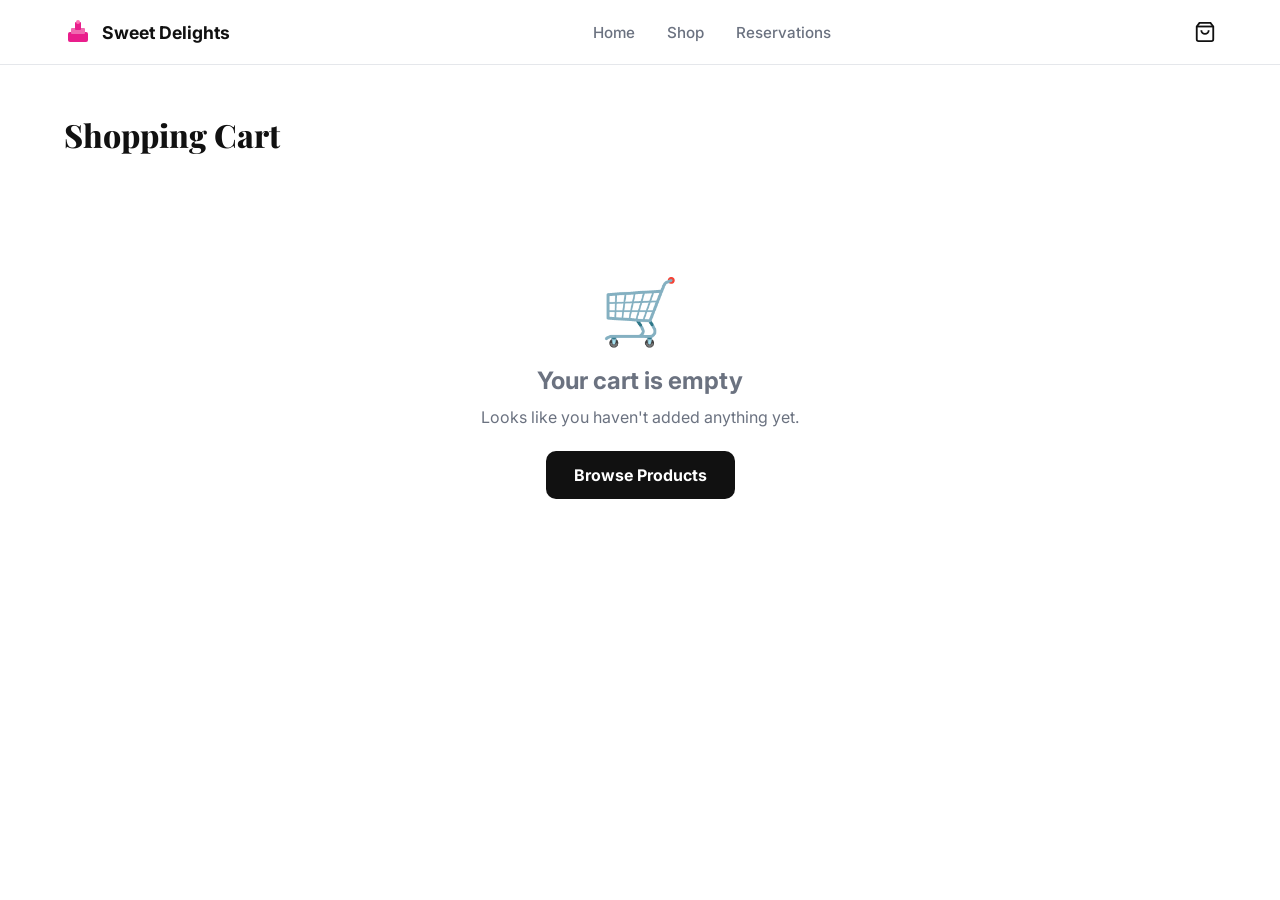
<file: pages/cart.html>
<!DOCTYPE html>
<html lang="en">
<head>
  <meta charset="UTF-8">
  <meta name="viewport" content="width=device-width, initial-scale=1.0">
  <title>Shopping Cart - Sweet Delights</title>
  <link rel="preconnect" href="https://fonts.googleapis.com">
  <link href="https://fonts.googleapis.com/css2?family=Playfair+Display:wght@700;800&family=Inter:wght@300;400;500;600&display=swap" rel="stylesheet">
  <link rel="stylesheet" href="../css/style.css">
</head>
<body>
  <nav class="navbar">
    <div class="nav-container">
      <a href="../index.html" class="nav-logo">
        <svg width="28" height="28" viewBox="0 0 28 28" fill="none">
          <rect x="4" y="14" width="20" height="10" rx="2" fill="#e91e8c"/>
          <rect x="7" y="10" width="14" height="6" rx="1" fill="#f06ab0"/>
          <rect x="11" y="4" width="6" height="8" rx="1" fill="#e91e8c"/>
          <circle cx="14" cy="4" r="2" fill="#ff6eb4"/>
        </svg>
        Sweet Delights
      </a>
      <ul class="nav-links">
        <li><a href="../index.html">Home</a></li>
        <li><a href="shop.html">Shop</a></li>
        <li><a href="reservations.html">Reservations</a></li>
      </ul>
      <a href="cart.html" class="cart-icon">
        <svg width="22" height="22" viewBox="0 0 24 24" fill="none" stroke="currentColor" stroke-width="2">
          <path d="M6 2L3 6v14a2 2 0 002 2h14a2 2 0 002-2V6l-3-4z"/>
          <line x1="3" y1="6" x2="21" y2="6"/>
          <path d="M16 10a4 4 0 01-8 0"/>
        </svg>
        <span class="cart-badge" id="cartBadge">0</span>
      </a>
    </div>
  </nav>

  <div class="cart-page">
    <h1>Shopping Cart</h1>
    <div id="cartContent"></div>
  </div>

  <div class="toast" id="toast"></div>

  <script src="../js/products.js"></script>
  <script src="../js/cart.js"></script>
  <script>
    function renderCart() {
      const cart = getCart();
      const container = document.getElementById('cartContent');

      if (cart.length === 0) {
        container.innerHTML = `
          <div class="empty-cart">
            <div style="font-size:4rem;margin-bottom:16px">🛒</div>
            <h2>Your cart is empty</h2>
            <p style="color:var(--gray);margin-bottom:24px">Looks like you haven't added anything yet.</p>
            <a href="shop.html" style="display:inline-block;background:var(--black);color:white;padding:14px 28px;border-radius:10px;text-decoration:none;font-weight:700;">Browse Products</a>
          </div>
        `;
        return;
      }

      const total = getCartTotal();
      container.innerHTML = `
        <div class="cart-layout">
          <div class="cart-items">
            ${cart.map(item => `
              <div class="cart-item">
                <img src="${item.image}" alt="${item.name}" class="cart-item-image">
                <div class="cart-item-info">
                  <h4>${item.name}</h4>
                  <p>${item.category}</p>
                  <p class="cart-item-price">$${item.price.toFixed(2)}</p>
                </div>
                <div class="qty-controls">
                  <button class="qty-btn" onclick="changeQty(${item.id}, -1)">−</button>
                  <span class="qty-num">${item.qty}</span>
                  <button class="qty-btn" onclick="changeQty(${item.id}, 1)">+</button>
                </div>
                <button class="delete-btn" onclick="deleteItem(${item.id})">
                  <svg width="18" height="18" viewBox="0 0 24 24" fill="none" stroke="currentColor" stroke-width="2">
                    <polyline points="3 6 5 6 21 6"/>
                    <path d="M19 6l-1 14H6L5 6"/>
                    <path d="M10 11v6M14 11v6"/>
                    <path d="M9 6V4h6v2"/>
                  </svg>
                </button>
              </div>
            `).join('')}
          </div>
          <div class="order-summary">
            <h3>Order Summary</h3>
            ${cart.map(item => `
              <div class="summary-row">
                <span>${item.name} x${item.qty}</span>
                <span>$${(item.price * item.qty).toFixed(2)}</span>
              </div>
            `).join('')}
            <div class="summary-total">
              <span>Total</span>
              <span>$${total.toFixed(2)}</span>
            </div>
            <a href="checkout.html" class="btn-full">Proceed to Checkout</a>
            <a href="shop.html" class="btn-full-outline">Continue Shopping</a>
          </div>
        </div>
      `;
    }

    function changeQty(id, delta) {
      updateQty(id, delta);
      renderCart();
    }

    function deleteItem(id) {
      removeFromCart(id);
      renderCart();
    }

    document.addEventListener('DOMContentLoaded', renderCart);
  </script>
</body>
</html>
</file>
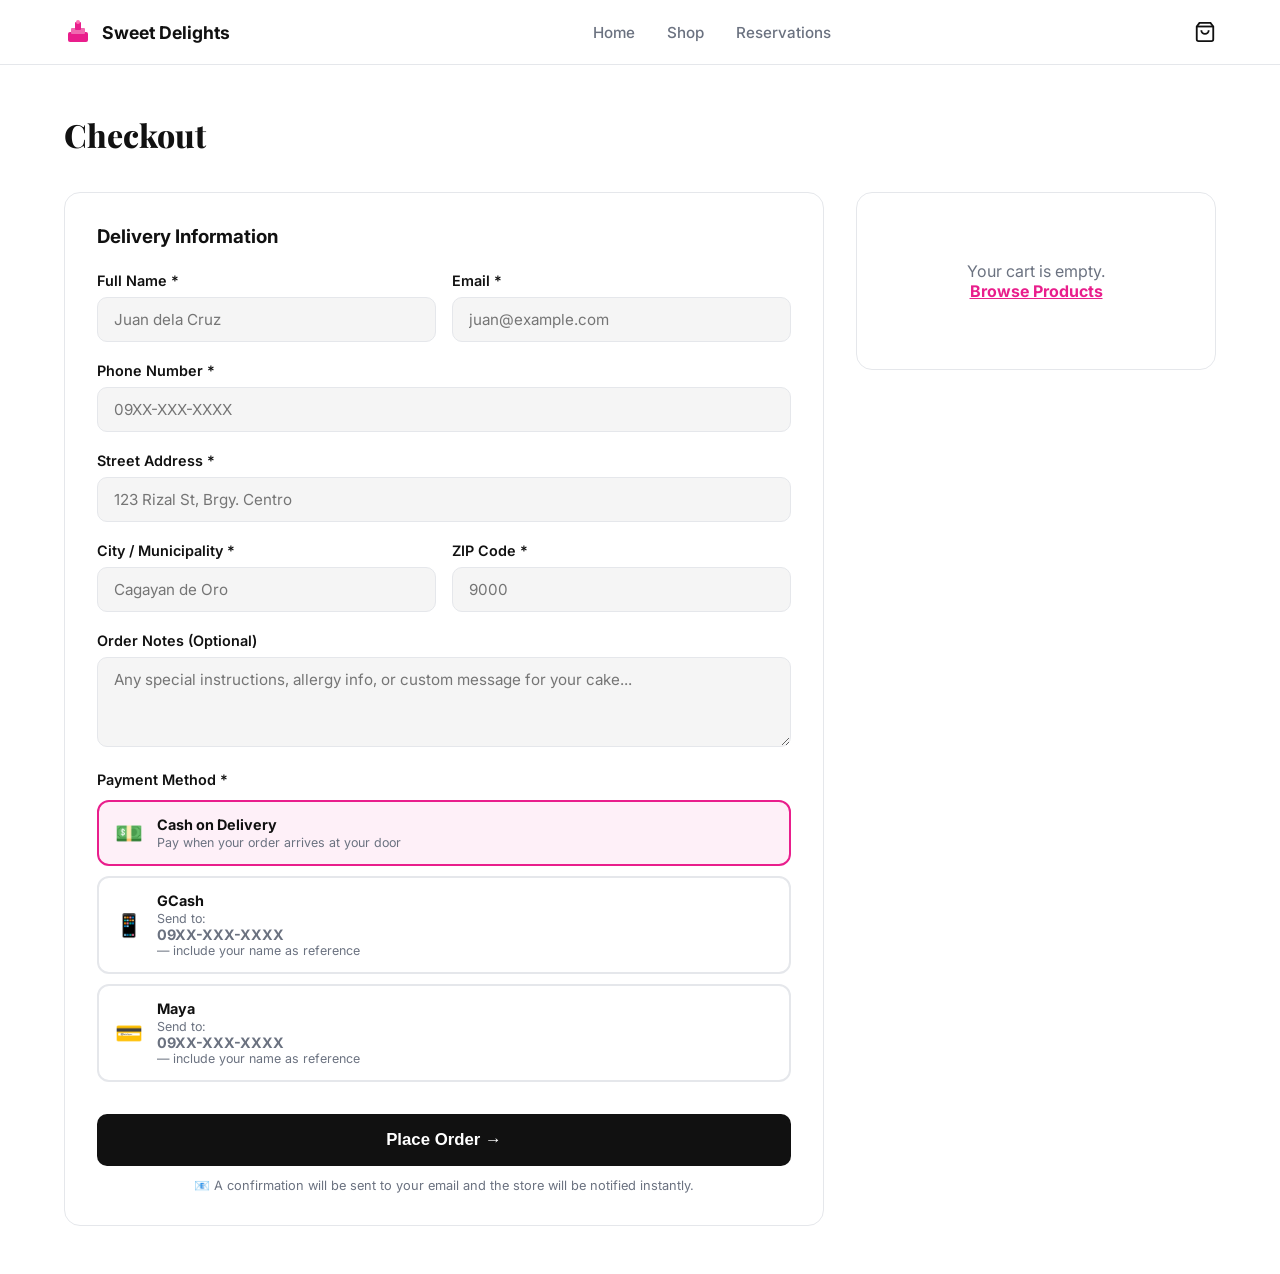
<file: pages/checkout.html>
<!DOCTYPE html>
<html lang="en">
<head>
  <meta charset="UTF-8">
  <meta name="viewport" content="width=device-width, initial-scale=1.0">
  <title>Checkout - Sweet Delights</title>
  <link rel="preconnect" href="https://fonts.googleapis.com">
  <link href="https://fonts.googleapis.com/css2?family=Playfair+Display:wght@700;800&family=Inter:wght@300;400;500;600&display=swap" rel="stylesheet">
  <link rel="stylesheet" href="../css/style.css">
</head>
<body>
  <nav class="navbar">
    <div class="nav-container">
      <a href="../index.html" class="nav-logo">
        <svg width="28" height="28" viewBox="0 0 28 28" fill="none">
          <rect x="4" y="14" width="20" height="10" rx="2" fill="#e91e8c"/>
          <rect x="7" y="10" width="14" height="6" rx="1" fill="#f06ab0"/>
          <rect x="11" y="4" width="6" height="8" rx="1" fill="#e91e8c"/>
          <circle cx="14" cy="4" r="2" fill="#ff6eb4"/>
        </svg>
        Sweet Delights
      </a>
      <ul class="nav-links">
        <li><a href="../index.html">Home</a></li>
        <li><a href="shop.html">Shop</a></li>
        <li><a href="reservations.html">Reservations</a></li>
      </ul>
      <a href="cart.html" class="cart-icon">
        <svg width="22" height="22" viewBox="0 0 24 24" fill="none" stroke="currentColor" stroke-width="2">
          <path d="M6 2L3 6v14a2 2 0 002 2h14a2 2 0 002-2V6l-3-4z"/>
          <line x1="3" y1="6" x2="21" y2="6"/>
          <path d="M16 10a4 4 0 01-8 0"/>
        </svg>
        <span class="cart-badge" id="cartBadge">0</span>
      </a>
    </div>
  </nav>

  <div class="checkout-page">
    <h1>Checkout</h1>
    <div class="checkout-layout">
      <div class="checkout-form-card">
        <h3>Delivery Information</h3>
        <div class="form-row">
          <div class="form-group">
            <label>Full Name *</label>
            <input type="text" id="fullName" placeholder="Juan dela Cruz" required>
          </div>
          <div class="form-group">
            <label>Email *</label>
            <input type="email" id="email" placeholder="juan@example.com" required>
          </div>
        </div>
        <div class="form-group">
          <label>Phone Number *</label>
          <input type="tel" id="phone" placeholder="09XX-XXX-XXXX" required>
        </div>
        <div class="form-group">
          <label>Street Address *</label>
          <input type="text" id="address" placeholder="123 Rizal St, Brgy. Centro" required>
        </div>
        <div class="form-row">
          <div class="form-group">
            <label>City / Municipality *</label>
            <input type="text" id="city" placeholder="Cagayan de Oro" required>
          </div>
          <div class="form-group">
            <label>ZIP Code *</label>
            <input type="text" id="zip" placeholder="9000" required>
          </div>
        </div>
        <div class="form-group">
          <label>Order Notes (Optional)</label>
          <textarea id="notes" placeholder="Any special instructions, allergy info, or custom message for your cake..."></textarea>
        </div>

        <!-- Payment Method Selection -->
        <div style="margin-bottom:24px;">
          <label style="display:block;font-weight:600;font-size:0.9rem;margin-bottom:12px;">Payment Method *</label>
          <div style="display:flex;flex-direction:column;gap:10px;">
            <label class="payment-option">
              <input type="radio" name="payment" value="Cash on Delivery" checked>
              <span class="payment-label">
                <span class="payment-icon">💵</span>
                <span>
                  <strong>Cash on Delivery</strong>
                  <small>Pay when your order arrives at your door</small>
                </span>
              </span>
            </label>
            <label class="payment-option">
              <input type="radio" name="payment" value="GCash">
              <span class="payment-label">
                <span class="payment-icon">📱</span>
                <span>
                  <strong>GCash</strong>
                  <small>Send to: <strong>09XX-XXX-XXXX</strong> — include your name as reference</small>
                </span>
              </span>
            </label>
            <label class="payment-option">
              <input type="radio" name="payment" value="Maya">
              <span class="payment-label">
                <span class="payment-icon">💳</span>
                <span>
                  <strong>Maya</strong>
                  <small>Send to: <strong>09XX-XXX-XXXX</strong> — include your name as reference</small>
                </span>
              </span>
            </label>
          </div>
        </div>

        <button class="btn-place-order" id="placeOrderBtn" onclick="placeOrder()">
          Place Order →
        </button>
        <p style="text-align:center;font-size:0.8rem;color:var(--gray);margin-top:12px;">
          📧 A confirmation will be sent to your email and the store will be notified instantly.
        </p>
      </div>

      <div class="order-summary" id="orderSummary"></div>
    </div>
  </div>

  <!-- Success Modal -->
  <div class="modal-overlay" id="successModal">
    <div class="modal">
      <div class="modal-icon">🎉</div>
      <h2>Order Placed!</h2>
      <p id="successMsg">Thank you! We've received your order and will prepare your treats right away.</p>
      <div class="note" id="paymentNote"></div>
      <div style="background:#fef3c7;border:1px solid #fde68a;border-radius:10px;padding:14px;margin-bottom:24px;font-size:0.85rem;color:#92400e;text-align:left;">
        <strong>📋 What happens next:</strong><br>
        1. You'll get a confirmation email shortly.<br>
        2. The store will call/text you within 1–2 hours to confirm.<br>
        3. Your order will be delivered fresh on your chosen schedule.
      </div>
      <a href="shop.html" onclick="localStorage.removeItem('sweetCart')" style="display:block;background:var(--black);color:white;padding:14px;border-radius:10px;text-decoration:none;font-weight:700;">Continue Shopping</a>
    </div>
  </div>

  <div class="toast" id="toast"></div>

  <style>
    .payment-option { display:flex; align-items:center; cursor:pointer; }
    .payment-option input[type="radio"] { display:none; }
    .payment-label {
      display:flex; align-items:center; gap:14px; width:100%;
      padding:14px 16px; border:2px solid var(--border); border-radius:12px;
      cursor:pointer; transition:all 0.2s;
    }
    .payment-option input:checked + .payment-label {
      border-color:var(--pink); background:#fef0f8;
    }
    .payment-icon { font-size:1.4rem; }
    .payment-label strong { display:block; font-size:0.9rem; }
    .payment-label small { display:block; color:var(--gray); font-size:0.78rem; margin-top:2px; }
  </style>

  <script src="../js/products.js"></script>
  <script src="../js/cart.js"></script>
  <script>
    function renderSummary() {
      const cart = getCart();
      const total = getCartTotal();
      const summary = document.getElementById('orderSummary');

      if (cart.length === 0) {
        summary.innerHTML = `<div style="text-align:center;padding:40px 20px;color:var(--gray);">
          <p>Your cart is empty.</p>
          <a href="shop.html" style="color:var(--pink);font-weight:700;">Browse Products</a>
        </div>`;
        return;
      }

      summary.innerHTML = `
        <h3>Order Summary</h3>
        ${cart.map(item => `
          <div class="summary-row">
            <span>${item.name} x${item.qty}</span>
            <span>₱${(item.price * item.qty).toFixed(2)}</span>
          </div>
        `).join('')}
        <div class="summary-row"><span>Subtotal</span><span>₱${total.toFixed(2)}</span></div>
        <div class="summary-row"><span>Delivery</span><span style="color:#16a34a;">Free</span></div>
        <div class="summary-total"><span>Total</span><span>₱${total.toFixed(2)}</span></div>
        <div style="background:#f0fdf4;border:1px solid #bbf7d0;border-radius:10px;padding:12px;font-size:0.82rem;color:#166534;margin-top:12px;">
          🚚 Free delivery within Cagayan de Oro
        </div>
      `;
    }

    async function placeOrder() {
      const fields = ['fullName','email','phone','address','city','zip'];
      let valid = true;
      for (const f of fields) {
        const el = document.getElementById(f);
        if (!el.value.trim()) {
          el.style.borderColor = '#ef4444';
          el.focus();
          valid = false;
          break;
        } else {
          el.style.borderColor = '';
        }
      }
      if (!valid) { showToast('Please fill in all required fields.'); return; }

      const cart = getCart();
      if (cart.length === 0) { showToast('Your cart is empty!'); return; }

      const btn = document.getElementById('placeOrderBtn');
      btn.textContent = 'Sending your order…';
      btn.disabled = true;

      const name    = document.getElementById('fullName').value.trim();
      const email   = document.getElementById('email').value.trim();
      const phone   = document.getElementById('phone').value.trim();
      const address = document.getElementById('address').value.trim() + ', ' +
                      document.getElementById('city').value.trim() + ' ' +
                      document.getElementById('zip').value.trim();
      const notes   = document.getElementById('notes').value.trim();
      const payment = document.querySelector('input[name="payment"]:checked').value;
      const total   = getCartTotal();

      try {
        const res = await fetch('../send_order.php', {
          method: 'POST',
          headers: { 'Content-Type': 'application/json' },
          body: JSON.stringify({ name, email, phone, address, notes, payment, cart, total })
        });
        const data = await res.json();

        if (data.success) {
          document.getElementById('successMsg').textContent =
            `Thank you, ${name}! Your order of ₱${total.toFixed(2)} has been received.`;
          const payNote = document.getElementById('paymentNote');
          if (payment === 'Cash on Delivery') {
            payNote.textContent = '💵 Payment: Cash on Delivery — pay when your order arrives.';
          } else {
            payNote.textContent = `📱 Payment: ${payment} — please send ₱${total.toFixed(2)} and use your name as reference.`;
          }
          document.getElementById('successModal').classList.add('show');
          localStorage.removeItem('sweetCart');
          updateCartBadge();
        } else {
          showToast('Error: ' + (data.message || 'Could not send order.'));
          btn.textContent = 'Place Order →';
          btn.disabled = false;
        }
      } catch (err) {
        // Fallback: open Gmail compose if PHP not available
        const orderLines = cart.map(i => `  • ${i.name} x${i.qty} = ₱${(i.price*i.qty).toFixed(2)}`).join('%0A');
        const subject = encodeURIComponent(`🎂 New Order from ${name} — Sweet Delights`);
        const body = encodeURIComponent(
          `NEW ORDER RECEIVED\n${'='.repeat(40)}\n\n` +
          `Customer: ${name}\nEmail: ${email}\nPhone: ${phone}\nAddress: ${address}\n` +
          `Payment: ${payment}\n\nORDER ITEMS:\n`) +
          orderLines +
          encodeURIComponent(`\n\nTOTAL: ₱${total.toFixed(2)}\n\nNotes: ${notes || 'None'}\n\n--- Sent via Sweet Delights Website`);
        window.open(`https://mail.google.com/mail/?view=cm&to=YOUR_EMAIL@gmail.com&su=${subject}&body=${body}`, '_blank');

        document.getElementById('successMsg').textContent =
          `Thank you, ${name}! Your order of ₱${total.toFixed(2)} has been submitted.`;
        document.getElementById('paymentNote').textContent =
          `Payment method: ${payment}`;
        document.getElementById('successModal').classList.add('show');
        localStorage.removeItem('sweetCart');
        updateCartBadge();
      }
    }

    document.addEventListener('DOMContentLoaded', renderSummary);
  </script>
</body>
</html>
</file>
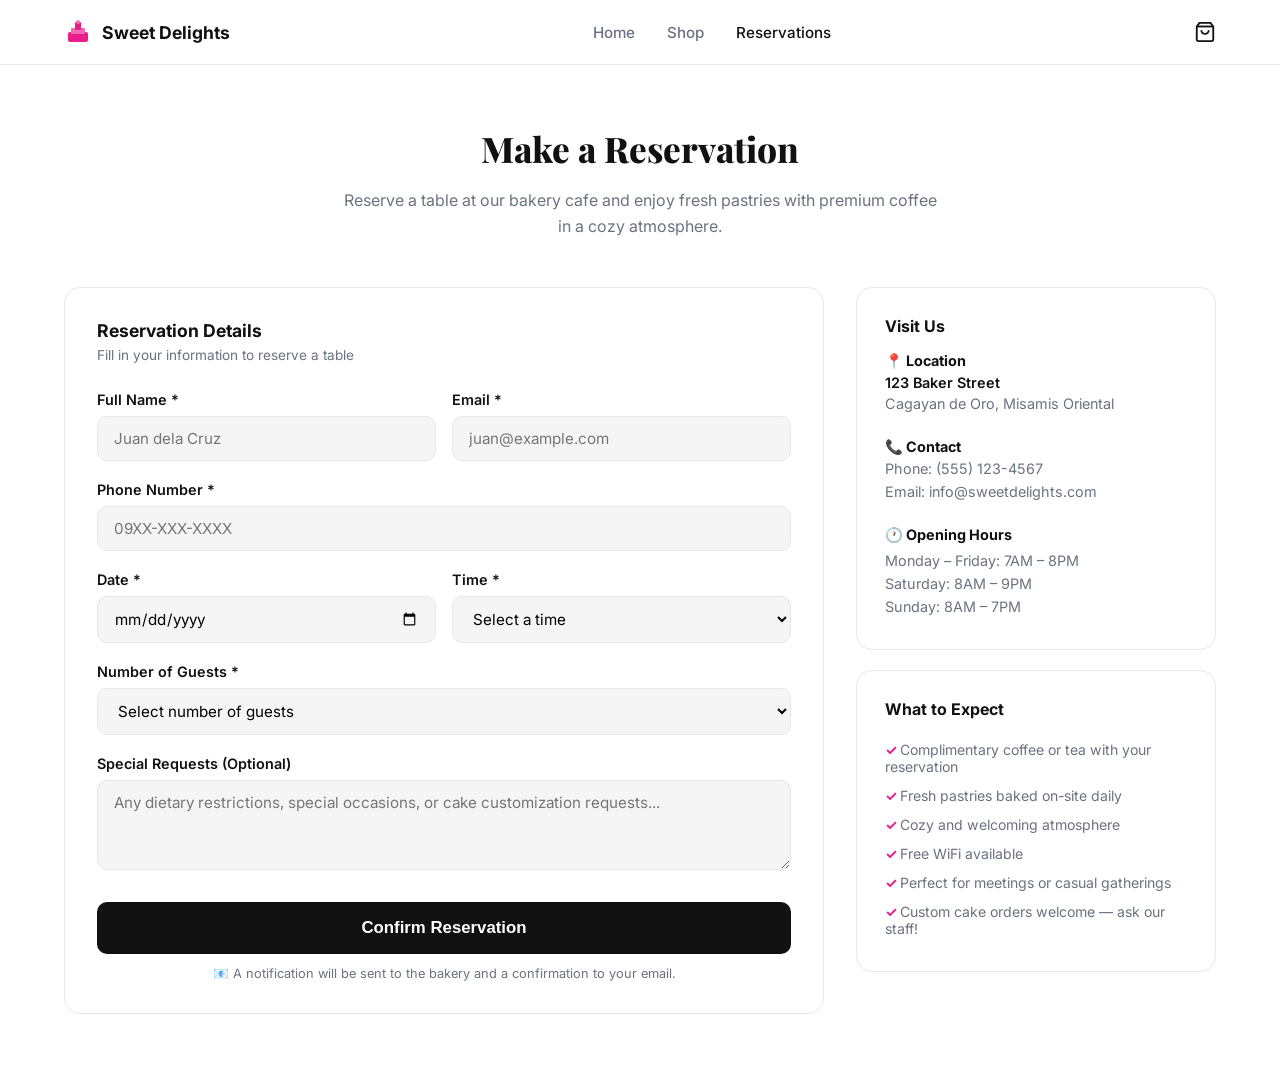
<file: pages/reservations.html>
<!DOCTYPE html>
<html lang="en">
<head>
  <meta charset="UTF-8">
  <meta name="viewport" content="width=device-width, initial-scale=1.0">
  <title>Reservations - Sweet Delights</title>
  <link rel="preconnect" href="https://fonts.googleapis.com">
  <link href="https://fonts.googleapis.com/css2?family=Playfair+Display:wght@700;800&family=Inter:wght@300;400;500;600&display=swap" rel="stylesheet">
  <link rel="stylesheet" href="../css/style.css">
</head>
<body>
  <nav class="navbar">
    <div class="nav-container">
      <a href="../index.html" class="nav-logo">
        <svg width="28" height="28" viewBox="0 0 28 28" fill="none">
          <rect x="4" y="14" width="20" height="10" rx="2" fill="#e91e8c"/>
          <rect x="7" y="10" width="14" height="6" rx="1" fill="#f06ab0"/>
          <rect x="11" y="4" width="6" height="8" rx="1" fill="#e91e8c"/>
          <circle cx="14" cy="4" r="2" fill="#ff6eb4"/>
        </svg>
        Sweet Delights
      </a>
      <ul class="nav-links">
        <li><a href="../index.html">Home</a></li>
        <li><a href="shop.html">Shop</a></li>
        <li><a href="reservations.html" class="active">Reservations</a></li>
      </ul>
      <a href="cart.html" class="cart-icon">
        <svg width="22" height="22" viewBox="0 0 24 24" fill="none" stroke="currentColor" stroke-width="2">
          <path d="M6 2L3 6v14a2 2 0 002 2h14a2 2 0 002-2V6l-3-4z"/>
          <line x1="3" y1="6" x2="21" y2="6"/>
          <path d="M16 10a4 4 0 01-8 0"/>
        </svg>
        <span class="cart-badge" id="cartBadge">0</span>
      </a>
    </div>
  </nav>

  <div class="reservation-page">
    <div class="rsvp-header">
      <h1>Make a Reservation</h1>
      <p>Reserve a table at our bakery cafe and enjoy fresh pastries with premium coffee in a cozy atmosphere.</p>
    </div>

    <div class="rsvp-layout">
      <div class="rsvp-form-card">
        <h3>Reservation Details</h3>
        <p class="subtitle">Fill in your information to reserve a table</p>

        <div class="form-row">
          <div class="form-group">
            <label>Full Name *</label>
            <input type="text" id="rsvpName" placeholder="Juan dela Cruz" required>
          </div>
          <div class="form-group">
            <label>Email *</label>
            <input type="email" id="rsvpEmail" placeholder="juan@example.com" required>
          </div>
        </div>
        <div class="form-group">
          <label>Phone Number *</label>
          <input type="tel" id="rsvpPhone" placeholder="09XX-XXX-XXXX" required>
        </div>
        <div class="form-row">
          <div class="form-group">
            <label>Date *</label>
            <input type="date" id="rsvpDate" required>
          </div>
          <div class="form-group">
            <label>Time *</label>
            <select id="rsvpTime" required>
              <option value="">Select a time</option>
              <option>7:00 AM</option><option>8:00 AM</option>
              <option>9:00 AM</option><option>10:00 AM</option>
              <option>11:00 AM</option><option>12:00 PM</option>
              <option>1:00 PM</option><option>2:00 PM</option>
              <option>3:00 PM</option><option>4:00 PM</option>
              <option>5:00 PM</option><option>6:00 PM</option>
              <option>7:00 PM</option>
            </select>
          </div>
        </div>
        <div class="form-group">
          <label>Number of Guests *</label>
          <select id="rsvpGuests" required>
            <option value="">Select number of guests</option>
            <option>1 Guest</option><option>2 Guests</option>
            <option>3 Guests</option><option>4 Guests</option>
            <option>5 Guests</option>
            <option>6+ Guests (please call us)</option>
          </select>
        </div>
        <div class="form-group">
          <label>Special Requests (Optional)</label>
          <textarea id="rsvpNotes" placeholder="Any dietary restrictions, special occasions, or cake customization requests..."></textarea>
        </div>

        <button class="btn-reserve" id="rsvpBtn" onclick="submitReservation()">Confirm Reservation</button>
        <p style="text-align:center;font-size:0.8rem;color:var(--gray);margin-top:12px;">
          📧 A notification will be sent to the bakery and a confirmation to your email.
        </p>
      </div>

      <div>
        <div class="rsvp-info-card">
          <h4>Visit Us</h4>
          <p style="font-weight:700;color:var(--black);margin-bottom:4px;">📍 Location</p>
          <p class="address">123 Baker Street</p>
          <p>Cagayan de Oro, Misamis Oriental</p>
          <br>
          <p style="font-weight:700;color:var(--black);margin-bottom:4px;">📞 Contact</p>
          <p>Phone: (555) 123-4567</p>
          <p>Email: info@sweetdelights.com</p>
          <br>
          <p style="font-weight:700;color:var(--black);margin-bottom:8px;">🕐 Opening Hours</p>
          <p>Monday – Friday: 7AM – 8PM</p>
          <p>Saturday: 8AM – 9PM</p>
          <p>Sunday: 8AM – 7PM</p>
        </div>
        <div class="rsvp-info-card">
          <h4>What to Expect</h4>
          <ul class="expect-list">
            <li>Complimentary coffee or tea with your reservation</li>
            <li>Fresh pastries baked on-site daily</li>
            <li>Cozy and welcoming atmosphere</li>
            <li>Free WiFi available</li>
            <li>Perfect for meetings or casual gatherings</li>
            <li>Custom cake orders welcome — ask our staff!</li>
          </ul>
        </div>
      </div>
    </div>
  </div>

  <!-- Success Modal -->
  <div class="modal-overlay" id="rsvpModal">
    <div class="modal">
      <div class="modal-icon">🎂</div>
      <h2>Reservation Confirmed!</h2>
      <p id="rsvpConfirmText"></p>
      <div class="note">📧 The bakery has been notified. We'll confirm your reservation via email or phone within 1 hour.</div>
      <a href="../index.html" style="display:block;background:var(--black);color:white;padding:14px;border-radius:10px;text-decoration:none;font-weight:700;">Back to Home</a>
    </div>
  </div>

  <div class="toast" id="toast"></div>

  <script src="../js/products.js"></script>
  <script src="../js/cart.js"></script>
  <script>
    document.getElementById('rsvpDate').min = new Date().toISOString().split('T')[0];

    async function submitReservation() {
      const name   = document.getElementById('rsvpName').value.trim();
      const email  = document.getElementById('rsvpEmail').value.trim();
      const phone  = document.getElementById('rsvpPhone').value.trim();
      const date   = document.getElementById('rsvpDate').value;
      const time   = document.getElementById('rsvpTime').value;
      const guests = document.getElementById('rsvpGuests').value;
      const notes  = document.getElementById('rsvpNotes').value.trim();

      const fields = [
        {id:'rsvpName',val:name},{id:'rsvpEmail',val:email},
        {id:'rsvpPhone',val:phone},{id:'rsvpDate',val:date},
        {id:'rsvpTime',val:time},{id:'rsvpGuests',val:guests}
      ];
      let valid = true;
      fields.forEach(f => {
        const el = document.getElementById(f.id);
        if (!f.val) { el.style.borderColor = '#ef4444'; valid = false; }
        else el.style.borderColor = '';
      });
      if (!valid) { showToast('Please fill in all required fields.'); return; }

      const btn = document.getElementById('rsvpBtn');
      btn.textContent = 'Sending…';
      btn.disabled = true;

      try {
        const res = await fetch('../send_reservation.php', {
          method: 'POST',
          headers: { 'Content-Type': 'application/json' },
          body: JSON.stringify({ name, email, phone, date, time, guests, notes })
        });
        const data = await res.json();

        if (data.success) {
          const dateObj = new Date(date + 'T00:00:00');
          const dateStr = dateObj.toLocaleDateString('en-US', { weekday:'long', year:'numeric', month:'long', day:'numeric' });
          document.getElementById('rsvpConfirmText').textContent =
            `Thank you, ${name}! Your table for ${guests} on ${dateStr} at ${time} has been reserved. ${data.message || ''}`;
          document.getElementById('rsvpModal').classList.add('show');
        } else {
          showToast('Error: ' + (data.message || 'Could not send reservation.'));
          btn.textContent = 'Confirm Reservation';
          btn.disabled = false;
        }
      } catch (err) {
        // Fallback: Gmail compose
        const dateObj = new Date(date + 'T00:00:00');
        const dateStr = dateObj.toLocaleDateString('en-US', { weekday:'long', year:'numeric', month:'long', day:'numeric' });
        const subject = encodeURIComponent(`🍰 Reservation Request from ${name} — Sweet Delights`);
        const body = encodeURIComponent(
          `NEW RESERVATION REQUEST\n${'='.repeat(40)}\n\n` +
          `Name: ${name}\nEmail: ${email}\nPhone: ${phone}\n\n` +
          `Date: ${dateStr}\nTime: ${time}\nGuests: ${guests}\n\n` +
          `Special Requests: ${notes || 'None'}\n\n` +
          `--- Sent via Sweet Delights Website`
        );
        window.open(`https://mail.google.com/mail/?view=cm&to=YOUR_EMAIL@gmail.com&su=${subject}&body=${body}`, '_blank');

        document.getElementById('rsvpConfirmText').textContent =
          `Thank you, ${name}! Your reservation for ${guests} on ${dateStr} at ${time} has been submitted.`;
        document.getElementById('rsvpModal').classList.add('show');
      }
    }
  </script>
</body>
</html>
</file>
<file: css/style.css>
/* ===== RESET & BASE ===== */
*, *::before, *::after { box-sizing: border-box; margin: 0; padding: 0; }

:root {
  --pink: #e91e8c;
  --pink-light: #fce4f3;
  --pink-hover: #c4166e;
  --black: #111;
  --dark: #1a1a2e;
  --gray: #6b7280;
  --light-gray: #f5f5f5;
  --white: #fff;
  --border: #e5e7eb;
  --shadow: 0 4px 20px rgba(0,0,0,0.08);
  --shadow-hover: 0 8px 32px rgba(0,0,0,0.14);
}

html { scroll-behavior: smooth; }
body { font-family: 'Inter', sans-serif; color: var(--black); background: var(--white); }

/* ===== NAVBAR ===== */
.navbar {
  position: sticky; top: 0; z-index: 100;
  background: rgba(255,255,255,0.95);
  backdrop-filter: blur(10px);
  border-bottom: 1px solid var(--border);
}
.nav-container {
  max-width: 1200px; margin: 0 auto; padding: 0 24px;
  display: flex; align-items: center; height: 64px; gap: 32px;
}
.nav-logo {
  display: flex; align-items: center; gap: 10px;
  font-weight: 700; font-size: 1.1rem; color: var(--black);
  text-decoration: none; white-space: nowrap;
}
.nav-links {
  display: flex; list-style: none; gap: 32px; margin: 0 auto;
}
.nav-links a {
  text-decoration: none; color: var(--gray); font-weight: 500;
  font-size: 0.95rem; transition: color 0.2s;
}
.nav-links a:hover, .nav-links a.active { color: var(--black); }
.cart-icon {
  position: relative; color: var(--black); cursor: pointer;
  display: flex; align-items: center; text-decoration: none;
}
.cart-badge {
  position: absolute; top: -8px; right: -8px;
  background: var(--pink); color: white;
  font-size: 0.65rem; font-weight: 700;
  width: 18px; height: 18px; border-radius: 50%;
  display: flex; align-items: center; justify-content: center;
}

/* ===== HERO ===== */
.hero {
  min-height: calc(100vh - 64px);
  background: linear-gradient(135deg, #fef0f8 0%, #fff5fb 50%, #fef0f8 100%);
  display: flex; align-items: center;
  padding: 60px 24px;
  max-width: 1200px; margin: 0 auto;
  gap: 60px;
}
.hero-content { flex: 1; max-width: 580px; }
.hero-content h1 {
  font-family: 'Playfair Display', serif;
  font-size: clamp(2.2rem, 4vw, 3.4rem);
  line-height: 1.15; font-weight: 800; color: var(--black);
  margin-bottom: 20px;
}
.accent { color: var(--pink); }
.hero-content p {
  font-size: 1.05rem; color: var(--gray); line-height: 1.7;
  margin-bottom: 36px;
}
.hero-buttons { display: flex; gap: 16px; flex-wrap: wrap; }
.btn-primary {
  background: var(--black); color: white; padding: 14px 28px;
  border-radius: 8px; font-weight: 600; text-decoration: none;
  font-size: 0.95rem; transition: background 0.2s, transform 0.1s;
  display: inline-flex; align-items: center; gap: 6px;
}
.btn-primary:hover { background: #333; transform: translateY(-1px); }
.btn-secondary {
  background: white; color: var(--black); padding: 14px 28px;
  border-radius: 8px; font-weight: 600; text-decoration: none;
  font-size: 0.95rem; border: 2px solid var(--border);
  transition: border-color 0.2s, transform 0.1s;
}
.btn-secondary:hover { border-color: var(--pink); transform: translateY(-1px); }
.btn-outline {
  border: 2px solid var(--border); color: var(--black);
  padding: 12px 28px; border-radius: 8px; font-weight: 600;
  text-decoration: none; font-size: 0.95rem; transition: all 0.2s;
}
.btn-outline:hover { border-color: var(--pink); color: var(--pink); }

.hero-visual { flex: 1; display: flex; justify-content: center; }
.hero-image-grid { display: grid; grid-template-columns: 1fr 1fr; gap: 12px; max-width: 480px; }
.hero-img { width: 100%; border-radius: 16px; object-fit: cover; }
.hero-img-main { grid-column: 1 / -1; height: 260px; }
.hero-img-sm, .hero-img-sm2 { height: 160px; }

/* ===== CONTAINER ===== */
.container { max-width: 1200px; margin: 0 auto; padding: 0 24px; }

/* ===== FEATURES ===== */
.features { padding: 60px 24px; background: white; }
.feature-cards {
  max-width: 1200px; margin: 0 auto;
  display: grid; grid-template-columns: repeat(3, 1fr); gap: 40px;
  text-align: center;
}
.feature-card { padding: 24px; }
.feature-icon {
  width: 64px; height: 64px; background: var(--pink-light);
  border-radius: 50%; display: flex; align-items: center;
  justify-content: center; margin: 0 auto 20px;
}
.feature-card h3 { font-weight: 700; font-size: 1.1rem; margin-bottom: 10px; }
.feature-card p { color: var(--gray); font-size: 0.9rem; line-height: 1.6; }

/* ===== PRODUCTS SECTION ===== */
.featured-section { padding: 80px 24px; background: var(--light-gray); }
.section-header { text-align: center; margin-bottom: 48px; }
.section-header h2 {
  font-family: 'Playfair Display', serif;
  font-size: 2.2rem; font-weight: 700; margin-bottom: 12px;
}
.section-header p { color: var(--gray); font-size: 1rem; }
.section-footer { text-align: center; margin-top: 48px; }

.products-grid {
  display: grid; grid-template-columns: repeat(3, 1fr); gap: 24px;
}
.product-card {
  background: white; border-radius: 16px; overflow: hidden;
  box-shadow: var(--shadow); transition: box-shadow 0.2s, transform 0.2s;
}
.product-card:hover { box-shadow: var(--shadow-hover); transform: translateY(-4px); }
.product-image-wrap { position: relative; overflow: hidden; }
.product-image { width: 100%; height: 220px; object-fit: cover; display: block; transition: transform 0.3s; }
.product-card:hover .product-image { transform: scale(1.04); }
.badge {
  position: absolute; top: 12px; right: 12px;
  background: var(--pink); color: white; font-size: 0.72rem;
  font-weight: 700; padding: 4px 10px; border-radius: 20px;
  letter-spacing: 0.5px;
}
.product-info { padding: 20px; }
.product-category {
  display: inline-block; font-size: 0.75rem; font-weight: 600;
  border: 1px solid var(--border); border-radius: 20px;
  padding: 3px 10px; margin-bottom: 10px; color: var(--gray);
}
.product-name { font-weight: 700; font-size: 1rem; margin-bottom: 8px; }
.product-desc { color: var(--gray); font-size: 0.85rem; line-height: 1.5; margin-bottom: 16px; }
.product-footer { display: flex; align-items: center; justify-content: space-between; }
.product-price { color: var(--pink); font-weight: 700; font-size: 1.1rem; }
.btn-add {
  background: var(--black); color: white; border: none; cursor: pointer;
  padding: 10px 16px; border-radius: 8px; font-weight: 600; font-size: 0.85rem;
  display: flex; align-items: center; gap: 6px; transition: background 0.2s;
}
.btn-add:hover { background: #333; }

/* ===== ABOUT ===== */
.about-section { padding: 80px 24px; text-align: center; }
.about-section h2 {
  font-family: 'Playfair Display', serif;
  font-size: 2rem; font-weight: 700; margin-bottom: 24px;
}
.about-section p {
  color: var(--gray); font-size: 1rem; line-height: 1.8;
  max-width: 680px; margin: 0 auto 16px;
}

/* ===== FOOTER ===== */
.footer { background: var(--dark); color: #ccc; padding: 60px 24px 0; }
.footer-container {
  max-width: 1200px; margin: 0 auto;
  display: grid; grid-template-columns: 2fr 1fr 1.5fr 1.5fr; gap: 40px;
  padding-bottom: 48px;
}
.footer-logo {
  display: flex; align-items: center; gap: 10px;
  font-weight: 700; font-size: 1.05rem; color: white;
  margin-bottom: 14px;
}
.footer-brand p { font-size: 0.85rem; line-height: 1.6; color: #aaa; }
.footer h4 { color: white; font-size: 0.95rem; margin-bottom: 16px; }
.footer-links ul { list-style: none; }
.footer-links li { margin-bottom: 10px; }
.footer-links a { color: #aaa; text-decoration: none; font-size: 0.9rem; transition: color 0.2s; }
.footer-links a:hover { color: var(--pink); }
.footer-hours p, .footer-contact p { font-size: 0.85rem; color: #aaa; margin-bottom: 8px; line-height: 1.5; }
.footer-bottom {
  border-top: 1px solid #333; padding: 20px 0;
  text-align: center; max-width: 1200px; margin: 0 auto;
  font-size: 0.82rem; color: #666;
}

/* ===== TOAST ===== */
.toast {
  position: fixed; bottom: 30px; right: 30px; z-index: 9999;
  background: #111; color: white; padding: 14px 22px;
  border-radius: 10px; font-size: 0.9rem; font-weight: 500;
  transform: translateY(100px); opacity: 0; transition: all 0.3s;
  box-shadow: 0 8px 32px rgba(0,0,0,0.2);
}
.toast.show { transform: translateY(0); opacity: 1; }

/* ===== SHOP PAGE ===== */
.page-header { padding: 48px 24px 24px; }
.page-header h1 { font-family: 'Playfair Display', serif; font-size: 2rem; font-weight: 800; margin-bottom: 8px; }
.page-header p { color: var(--gray); }
.filter-tabs { display: flex; gap: 0; margin: 24px 0 36px; }
.filter-tab {
  padding: 10px 24px; background: white; border: 1px solid var(--border);
  font-weight: 600; font-size: 0.9rem; cursor: pointer; transition: all 0.2s;
}
.filter-tab:first-child { border-radius: 8px 0 0 8px; }
.filter-tab:last-child { border-radius: 0 8px 8px 0; }
.filter-tab:not(:first-child) { border-left: none; }
.filter-tab.active { background: var(--black); color: white; border-color: var(--black); }
.filter-tab:hover:not(.active) { border-color: var(--pink); color: var(--pink); }

.shop-grid {
  display: grid; grid-template-columns: repeat(4, 1fr); gap: 24px;
  padding: 0 24px 80px;
  max-width: 1200px; margin: 0 auto;
}

/* ===== CART PAGE ===== */
.cart-page { padding: 48px 24px; max-width: 1200px; margin: 0 auto; }
.cart-page h1 { font-family: 'Playfair Display', serif; font-size: 2rem; font-weight: 800; margin-bottom: 36px; }
.cart-layout { display: grid; grid-template-columns: 1fr 360px; gap: 32px; align-items: start; }
.cart-items { display: flex; flex-direction: column; gap: 16px; }
.cart-item {
  background: white; border: 1px solid var(--border); border-radius: 16px;
  padding: 20px; display: flex; align-items: center; gap: 16px;
}
.cart-item-image { width: 80px; height: 80px; border-radius: 10px; object-fit: cover; }
.cart-item-info { flex: 1; }
.cart-item-info h4 { font-weight: 700; margin-bottom: 4px; }
.cart-item-info p { color: var(--gray); font-size: 0.85rem; }
.cart-item-price { color: var(--pink); font-weight: 700; margin-top: 6px; }
.qty-controls { display: flex; align-items: center; gap: 12px; }
.qty-btn {
  width: 30px; height: 30px; border: 1px solid var(--border); background: white;
  border-radius: 6px; font-size: 1.1rem; cursor: pointer; display: flex;
  align-items: center; justify-content: center; transition: all 0.2s;
}
.qty-btn:hover { border-color: var(--pink); color: var(--pink); }
.qty-num { font-weight: 700; min-width: 20px; text-align: center; }
.delete-btn {
  background: none; border: none; color: #ef4444; cursor: pointer; padding: 6px;
  border-radius: 6px; transition: background 0.2s;
}
.delete-btn:hover { background: #fef2f2; }
.order-summary {
  background: white; border: 1px solid var(--border);
  border-radius: 16px; padding: 28px; position: sticky; top: 80px;
}
.order-summary h3 { font-weight: 700; font-size: 1.1rem; margin-bottom: 20px; }
.summary-row { display: flex; justify-content: space-between; font-size: 0.9rem; margin-bottom: 12px; color: var(--gray); }
.summary-total { display: flex; justify-content: space-between; font-weight: 700; font-size: 1.05rem; margin: 16px 0 24px; padding-top: 16px; border-top: 1px solid var(--border); }
.summary-total span:last-child { color: var(--pink); }
.btn-full {
  display: block; width: 100%; padding: 14px; text-align: center;
  background: var(--black); color: white; border: none; border-radius: 10px;
  font-weight: 700; font-size: 1rem; cursor: pointer; text-decoration: none;
  transition: background 0.2s; margin-bottom: 12px;
}
.btn-full:hover { background: #333; }
.btn-full-outline {
  display: block; width: 100%; padding: 14px; text-align: center;
  background: white; color: var(--black); border: 2px solid var(--border);
  border-radius: 10px; font-weight: 700; font-size: 1rem; cursor: pointer;
  text-decoration: none; transition: border-color 0.2s;
}
.btn-full-outline:hover { border-color: var(--pink); }
.empty-cart { text-align: center; padding: 80px 24px; }
.empty-cart h2 { font-size: 1.5rem; margin-bottom: 12px; color: var(--gray); }
.empty-cart a { color: var(--pink); text-decoration: none; font-weight: 600; }

/* ===== CHECKOUT PAGE ===== */
.checkout-page { padding: 48px 24px; max-width: 1200px; margin: 0 auto; }
.checkout-page h1 { font-family: 'Playfair Display', serif; font-size: 2rem; font-weight: 800; margin-bottom: 36px; }
.checkout-layout { display: grid; grid-template-columns: 1fr 360px; gap: 32px; align-items: start; }
.checkout-form-card {
  background: white; border: 1px solid var(--border);
  border-radius: 16px; padding: 32px;
}
.checkout-form-card h3 { font-weight: 700; margin-bottom: 24px; }
.form-row { display: grid; grid-template-columns: 1fr 1fr; gap: 16px; }
.form-group { margin-bottom: 20px; }
.form-group label { display: block; font-weight: 600; font-size: 0.9rem; margin-bottom: 8px; }
.form-group input, .form-group textarea, .form-group select {
  width: 100%; padding: 12px 16px; border: 1px solid var(--border);
  border-radius: 10px; font-size: 0.95rem; font-family: inherit;
  background: var(--light-gray); transition: border-color 0.2s;
  outline: none;
}
.form-group input:focus, .form-group textarea:focus, .form-group select:focus {
  border-color: var(--pink); background: white;
}
.form-group textarea { resize: vertical; min-height: 90px; }
.btn-place-order {
  width: 100%; padding: 16px; background: var(--black); color: white;
  border: none; border-radius: 10px; font-weight: 700; font-size: 1.05rem;
  cursor: pointer; transition: background 0.2s; margin-top: 8px;
}
.btn-place-order:hover { background: #333; }

/* ===== RESERVATION PAGE ===== */
.reservation-page { padding: 60px 24px; max-width: 1200px; margin: 0 auto; }
.reservation-page .rsvp-header { text-align: center; margin-bottom: 48px; }
.reservation-page .rsvp-header h1 { font-family: 'Playfair Display', serif; font-size: 2.2rem; font-weight: 800; margin-bottom: 16px; }
.reservation-page .rsvp-header p { color: var(--gray); max-width: 600px; margin: 0 auto; line-height: 1.6; }
.rsvp-layout { display: grid; grid-template-columns: 1fr 360px; gap: 32px; align-items: start; }
.rsvp-form-card { background: white; border: 1px solid var(--border); border-radius: 16px; padding: 32px; }
.rsvp-form-card h3 { font-weight: 700; font-size: 1.1rem; margin-bottom: 6px; }
.rsvp-form-card .subtitle { color: var(--gray); font-size: 0.85rem; margin-bottom: 28px; }
.rsvp-info-card { background: white; border: 1px solid var(--border); border-radius: 16px; padding: 28px; margin-bottom: 20px; }
.rsvp-info-card h4 { font-weight: 700; font-size: 1rem; margin-bottom: 16px; }
.rsvp-info-card p { font-size: 0.9rem; color: var(--gray); margin-bottom: 6px; }
.rsvp-info-card .address { font-weight: 600; color: var(--black); margin-bottom: 4px; }
.expect-list { list-style: none; }
.expect-list li { font-size: 0.88rem; color: var(--gray); padding: 6px 0; }
.expect-list li::before { content: "✓ "; color: var(--pink); font-weight: 700; }
.btn-reserve {
  width: 100%; padding: 16px; background: var(--black); color: white;
  border: none; border-radius: 10px; font-weight: 700; font-size: 1.05rem;
  cursor: pointer; transition: background 0.2s; margin-top: 8px;
}
.btn-reserve:hover { background: #333; }

/* ===== SUCCESS MODAL ===== */
.modal-overlay {
  position: fixed; inset: 0; background: rgba(0,0,0,0.5);
  display: flex; align-items: center; justify-content: center; z-index: 1000;
  opacity: 0; pointer-events: none; transition: opacity 0.3s;
}
.modal-overlay.show { opacity: 1; pointer-events: all; }
.modal {
  background: white; border-radius: 20px; padding: 48px 40px; max-width: 440px;
  width: 90%; text-align: center; transform: scale(0.9); transition: transform 0.3s;
}
.modal-overlay.show .modal { transform: scale(1); }
.modal-icon { font-size: 3rem; margin-bottom: 16px; }
.modal h2 { font-family: 'Playfair Display', serif; font-size: 1.7rem; margin-bottom: 12px; }
.modal p { color: var(--gray); line-height: 1.6; margin-bottom: 28px; }
.modal .note { background: var(--pink-light); color: var(--pink); padding: 12px 16px; border-radius: 10px; font-size: 0.85rem; margin-bottom: 24px; }

/* ===== RESPONSIVE ===== */
@media (max-width: 900px) {
  .hero { flex-direction: column; min-height: auto; padding: 40px 20px; }
  .hero-visual { display: none; }
  .products-grid { grid-template-columns: repeat(2, 1fr); }
  .feature-cards { grid-template-columns: 1fr; gap: 24px; }
  .shop-grid { grid-template-columns: repeat(2, 1fr); }
  .cart-layout, .checkout-layout, .rsvp-layout { grid-template-columns: 1fr; }
  .footer-container { grid-template-columns: 1fr 1fr; }
  .form-row { grid-template-columns: 1fr; }
}
@media (max-width: 600px) {
  .products-grid, .shop-grid { grid-template-columns: 1fr; }
  .footer-container { grid-template-columns: 1fr; }
  .hero-content h1 { font-size: 1.9rem; }
}
</file>
